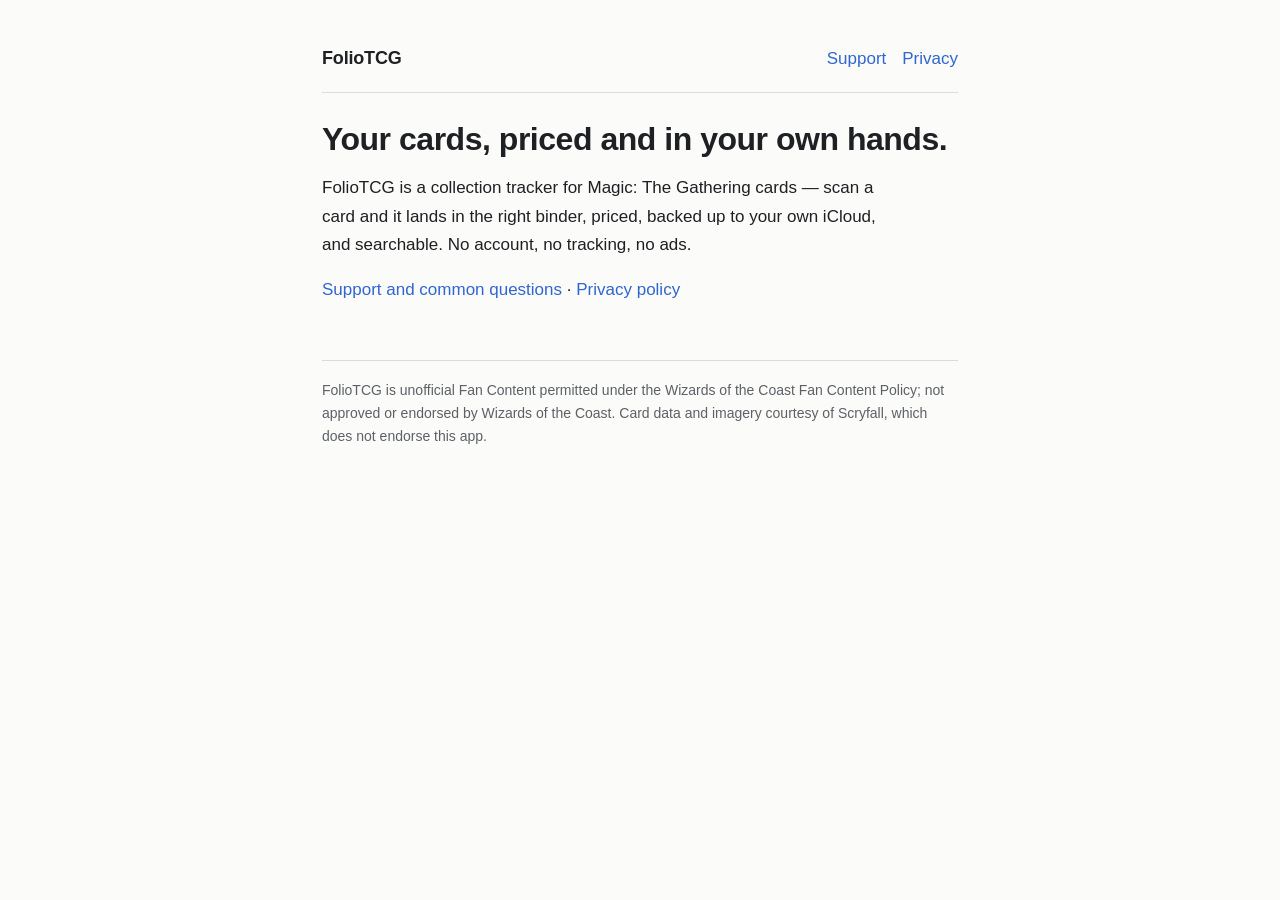
<file: index.html>
<!doctype html>
<html lang="en">
<head>
<meta charset="utf-8">
<meta name="viewport" content="width=device-width, initial-scale=1">
<meta name="color-scheme" content="light dark">
<title>FolioTCG</title>
<link rel="stylesheet" href="style.css">
</head>
<body>
<div class="wrap">
  <header class="site">
    <span class="brand">FolioTCG</span>
    <nav>
      <a href="support.html">Support</a>
      <a href="privacy.html">Privacy</a>
    </nav>
  </header>

  <h1>Your cards, priced and in your own hands.</h1>
  <p>FolioTCG is a collection tracker for Magic: The Gathering cards — scan a card
  and it lands in the right binder, priced, backed up to your own iCloud, and
  searchable. No account, no tracking, no ads.</p>
  <p><a href="support.html">Support and common questions</a> ·
     <a href="privacy.html">Privacy policy</a></p>

  <footer class="site">
    FolioTCG is unofficial Fan Content permitted under the Wizards of the Coast Fan
    Content Policy; not approved or endorsed by Wizards of the Coast. Card data and
    imagery courtesy of Scryfall, which does not endorse this app.
  </footer>
</div>
</body>
</html>
</file>
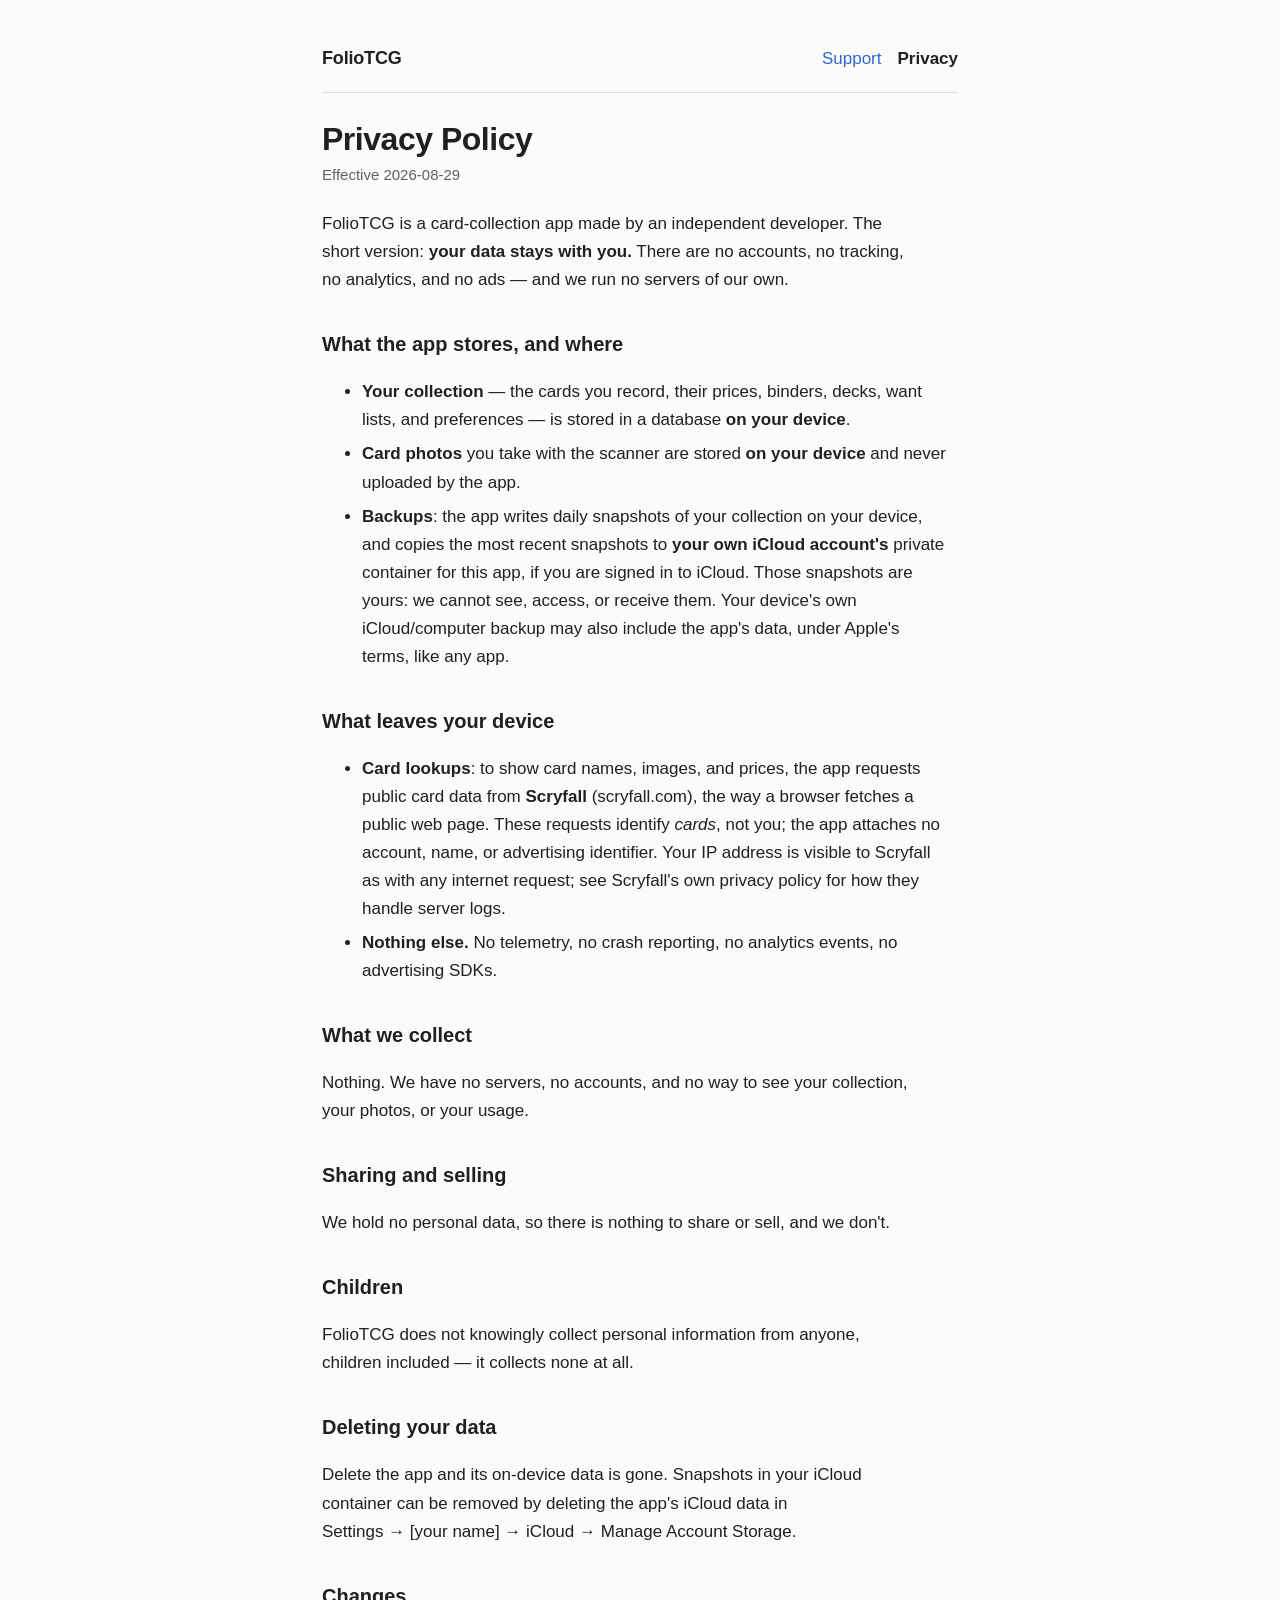
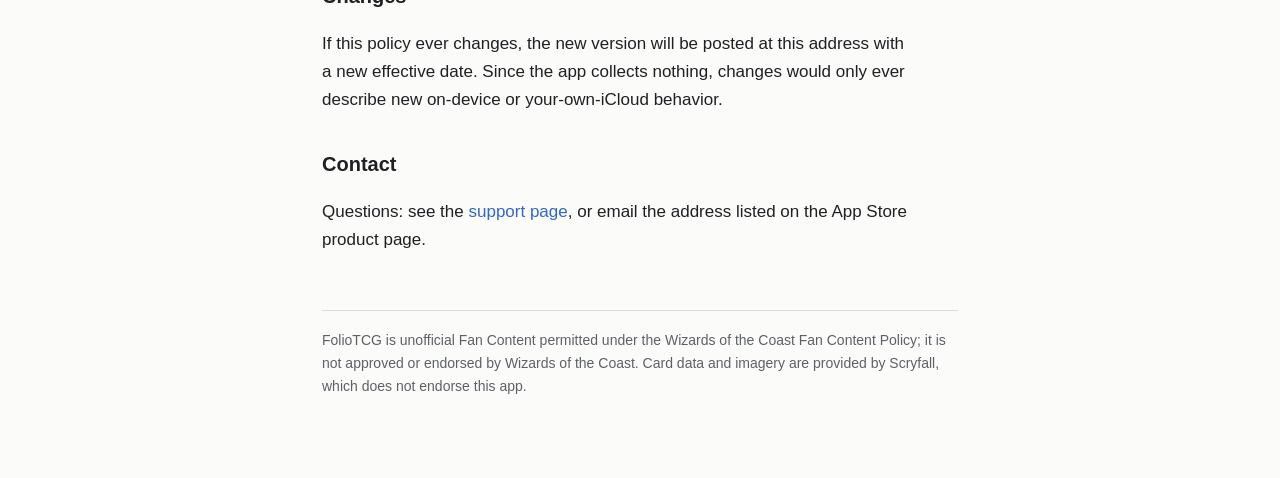
<file: privacy.html>
<!doctype html>
<html lang="en">
<head>
<meta charset="utf-8">
<meta name="viewport" content="width=device-width, initial-scale=1">
<meta name="color-scheme" content="light dark">
<title>FolioTCG Privacy Policy</title>
<link rel="stylesheet" href="style.css">
</head>
<body>
<div class="wrap">
  <header class="site">
    <span class="brand"><a href="index.html" style="color:inherit">FolioTCG</a></span>
    <nav>
      <a href="support.html">Support</a>
      <a href="privacy.html" aria-current="page">Privacy</a>
    </nav>
  </header>

  <h1>Privacy Policy</h1>
  <p class="effective">Effective 2026-08-29</p>

  <p>FolioTCG is a card-collection app made by an independent developer. The short
  version: <strong>your data stays with you.</strong> There are no accounts, no
  tracking, no analytics, and no ads — and we run no servers of our own.</p>

  <h2>What the app stores, and where</h2>
  <ul>
    <li><strong>Your collection</strong> — the cards you record, their prices,
    binders, decks, want lists, and preferences — is stored in a database
    <strong>on your device</strong>.</li>
    <li><strong>Card photos</strong> you take with the scanner are stored
    <strong>on your device</strong> and never uploaded by the app.</li>
    <li><strong>Backups</strong>: the app writes daily snapshots of your collection
    on your device, and copies the most recent snapshots to <strong>your own iCloud
    account's</strong> private container for this app, if you are signed in to
    iCloud. Those snapshots are yours: we cannot see, access, or receive them. Your
    device's own iCloud/computer backup may also include the app's data, under
    Apple's terms, like any app.</li>
  </ul>

  <h2>What leaves your device</h2>
  <ul>
    <li><strong>Card lookups</strong>: to show card names, images, and prices, the
    app requests public card data from <strong>Scryfall</strong> (scryfall.com),
    the way a browser fetches a public web page. These requests identify
    <em>cards</em>, not you; the app attaches no account, name, or advertising
    identifier. Your IP address is visible to Scryfall as with any internet
    request; see Scryfall's own privacy policy for how they handle server
    logs.</li>
    <li><strong>Nothing else.</strong> No telemetry, no crash reporting, no
    analytics events, no advertising SDKs.</li>
  </ul>

  <h2>What we collect</h2>
  <p>Nothing. We have no servers, no accounts, and no way to see your collection,
  your photos, or your usage.</p>

  <h2>Sharing and selling</h2>
  <p>We hold no personal data, so there is nothing to share or sell, and we
  don't.</p>

  <h2>Children</h2>
  <p>FolioTCG does not knowingly collect personal information from anyone,
  children included — it collects none at all.</p>

  <h2>Deleting your data</h2>
  <p>Delete the app and its on-device data is gone. Snapshots in your iCloud
  container can be removed by deleting the app's iCloud data in
  Settings&nbsp;→&nbsp;[your&nbsp;name]&nbsp;→&nbsp;iCloud&nbsp;→&nbsp;Manage
  Account Storage.</p>

  <h2>Changes</h2>
  <p>If this policy ever changes, the new version will be posted at this address
  with a new effective date. Since the app collects nothing, changes would only
  ever describe new on-device or your-own-iCloud behavior.</p>

  <h2>Contact</h2>
  <p>Questions: see the <a href="support.html">support page</a>, or email the
  address listed on the App Store product page.</p>

  <footer class="site">
    FolioTCG is unofficial Fan Content permitted under the Wizards of the Coast Fan
    Content Policy; it is not approved or endorsed by Wizards of the Coast. Card
    data and imagery are provided by Scryfall, which does not endorse this app.
  </footer>
</div>
</body>
</html>
</file>
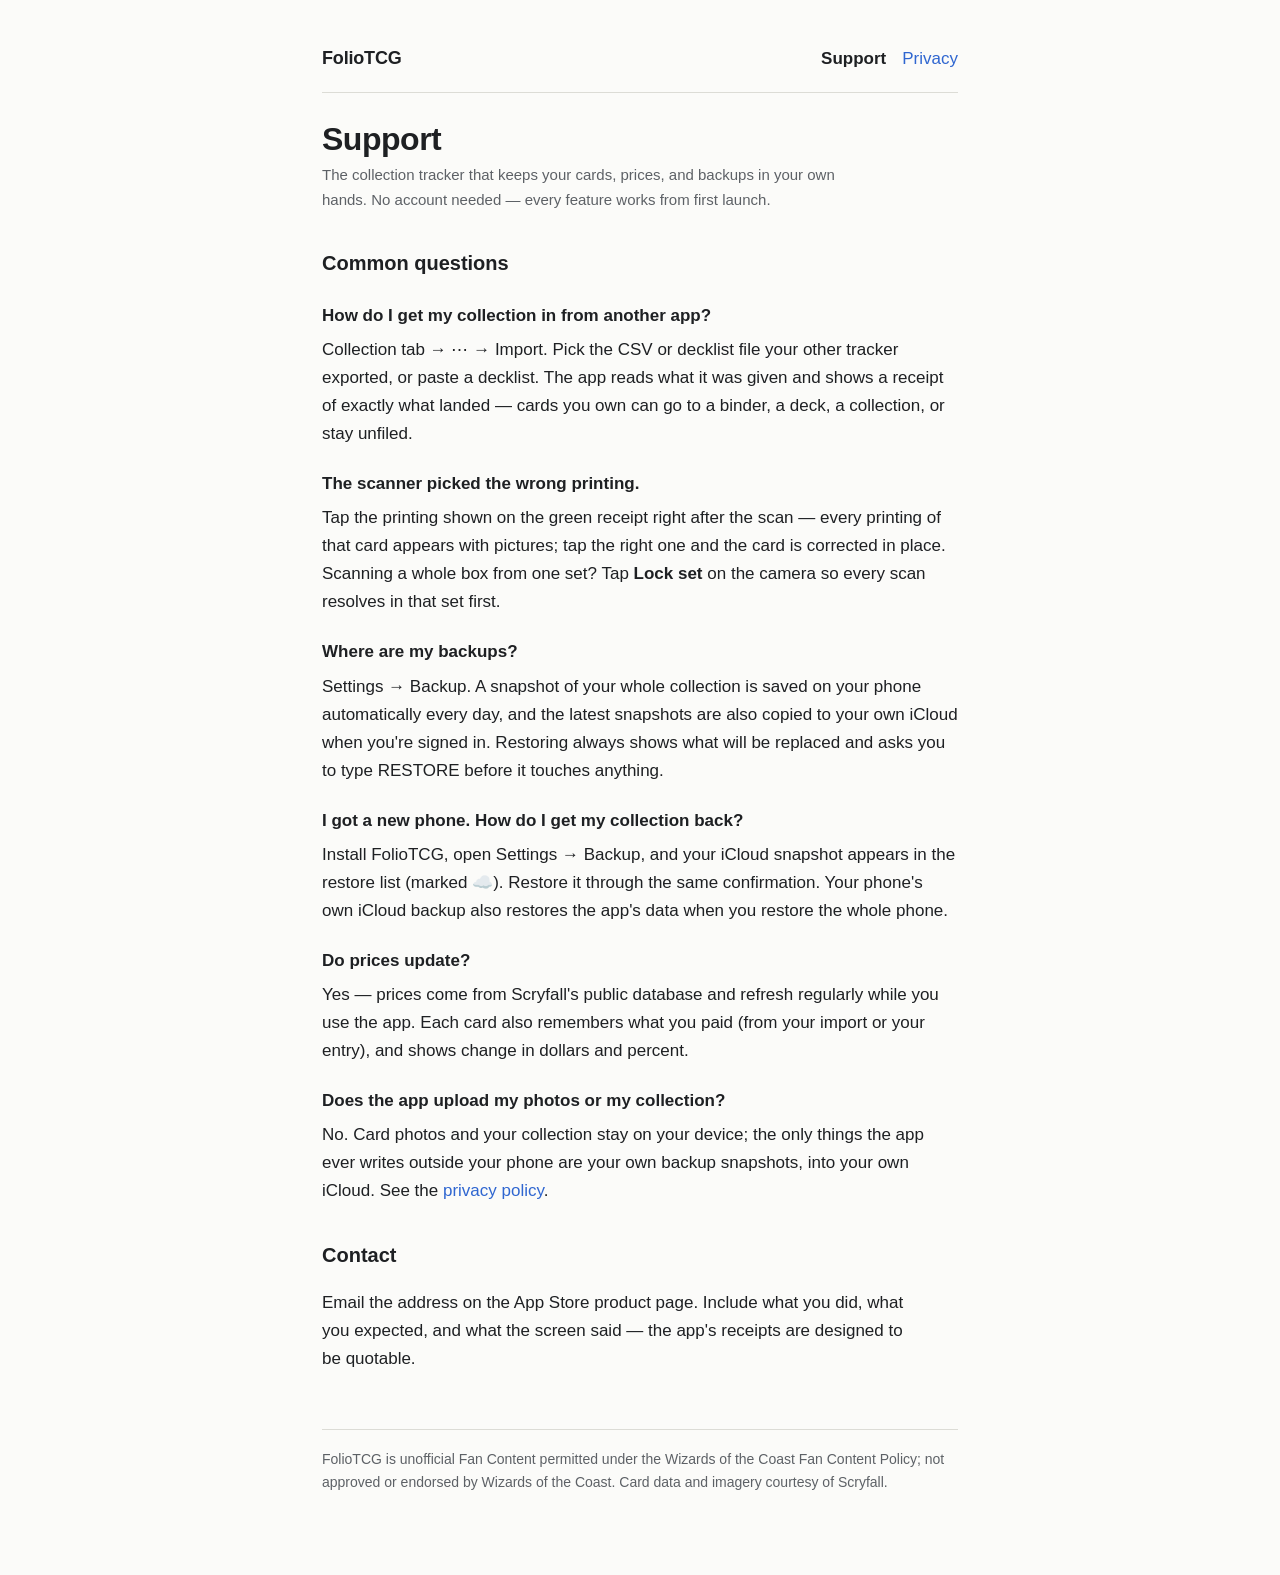
<file: support.html>
<!doctype html>
<html lang="en">
<head>
<meta charset="utf-8">
<meta name="viewport" content="width=device-width, initial-scale=1">
<meta name="color-scheme" content="light dark">
<title>FolioTCG Support</title>
<link rel="stylesheet" href="style.css">
</head>
<body>
<div class="wrap">
  <header class="site">
    <span class="brand"><a href="index.html" style="color:inherit">FolioTCG</a></span>
    <nav>
      <a href="support.html" aria-current="page">Support</a>
      <a href="privacy.html">Privacy</a>
    </nav>
  </header>

  <h1>Support</h1>
  <p class="effective">The collection tracker that keeps your cards, prices, and
  backups in your own hands. No account needed — every feature works from first
  launch.</p>

  <h2>Common questions</h2>
  <dl>
    <dt>How do I get my collection in from another app?</dt>
    <dd>Collection tab → ⋯ → Import. Pick the CSV or decklist file your other
    tracker exported, or paste a decklist. The app reads what it was given and
    shows a receipt of exactly what landed — cards you own can go to a binder, a
    deck, a collection, or stay unfiled.</dd>

    <dt>The scanner picked the wrong printing.</dt>
    <dd>Tap the printing shown on the green receipt right after the scan — every
    printing of that card appears with pictures; tap the right one and the card is
    corrected in place. Scanning a whole box from one set? Tap <strong>Lock
    set</strong> on the camera so every scan resolves in that set first.</dd>

    <dt>Where are my backups?</dt>
    <dd>Settings → Backup. A snapshot of your whole collection is saved on your
    phone automatically every day, and the latest snapshots are also copied to
    your own iCloud when you're signed in. Restoring always shows what will be
    replaced and asks you to type RESTORE before it touches anything.</dd>

    <dt>I got a new phone. How do I get my collection back?</dt>
    <dd>Install FolioTCG, open Settings → Backup, and your iCloud snapshot appears
    in the restore list (marked ☁️). Restore it through the same confirmation.
    Your phone's own iCloud backup also restores the app's data when you restore
    the whole phone.</dd>

    <dt>Do prices update?</dt>
    <dd>Yes — prices come from Scryfall's public database and refresh regularly
    while you use the app. Each card also remembers what you paid (from your
    import or your entry), and shows change in dollars and percent.</dd>

    <dt>Does the app upload my photos or my collection?</dt>
    <dd>No. Card photos and your collection stay on your device; the only things
    the app ever writes outside your phone are your own backup snapshots, into
    your own iCloud. See the <a href="privacy.html">privacy policy</a>.</dd>
  </dl>

  <h2>Contact</h2>
  <p>Email the address on the App Store product page. Include what you did, what
  you expected, and what the screen said — the app's receipts are designed to be
  quotable.</p>

  <footer class="site">
    FolioTCG is unofficial Fan Content permitted under the Wizards of the Coast
    Fan Content Policy; not approved or endorsed by Wizards of the Coast. Card
    data and imagery courtesy of Scryfall.
  </footer>
</div>
</body>
</html>
</file>
<file: style.css>
/* FolioTCG static site — two pages, no framework. One stylesheet. */
:root {
  --paper: #fbfbf9;
  --ink: #1e2023;
  --muted: #5d6166;
  --accent: #2f66d0;
  --hair: #dcdcd6;
}
@media (prefers-color-scheme: dark) {
  :root {
    --paper: #17181a;
    --ink: #e8e8e5;
    --muted: #9b9ea3;
    --accent: #7aa5f2;
    --hair: #34363b;
  }
}
* { box-sizing: border-box; }
body {
  margin: 0;
  background: var(--paper);
  color: var(--ink);
  font: 400 17px/1.65 -apple-system, BlinkMacSystemFont, "Segoe UI", Roboto, sans-serif;
  -webkit-font-smoothing: antialiased;
}
.wrap { max-width: 680px; margin: 0 auto; padding: 44px 22px 80px; }
header.site { display: flex; align-items: baseline; gap: 14px; border-bottom: 1px solid var(--hair); padding-bottom: 18px; margin-bottom: 8px; }
.brand { font-weight: 700; font-size: 18px; letter-spacing: -0.01em; }
nav { margin-left: auto; display: flex; gap: 16px; }
nav a, a { color: var(--accent); text-decoration: none; }
nav a[aria-current="page"] { color: var(--ink); font-weight: 600; }
a:hover { text-decoration: underline; }
h1 { font-size: 32px; line-height: 1.15; letter-spacing: -0.015em; margin: 28px 0 6px; }
.effective { color: var(--muted); margin: 0 0 22px; font-size: 15px; }
h2 { font-size: 20px; margin: 34px 0 8px; }
p, li { max-width: 62ch; }
li { margin-bottom: 6px; }
strong { font-weight: 600; }
dt { font-weight: 600; margin-top: 22px; }
dd { margin: 6px 0 0; }
footer.site {
  margin-top: 56px;
  border-top: 1px solid var(--hair);
  padding-top: 18px;
  color: var(--muted);
  font-size: 14px;
}
</file>
